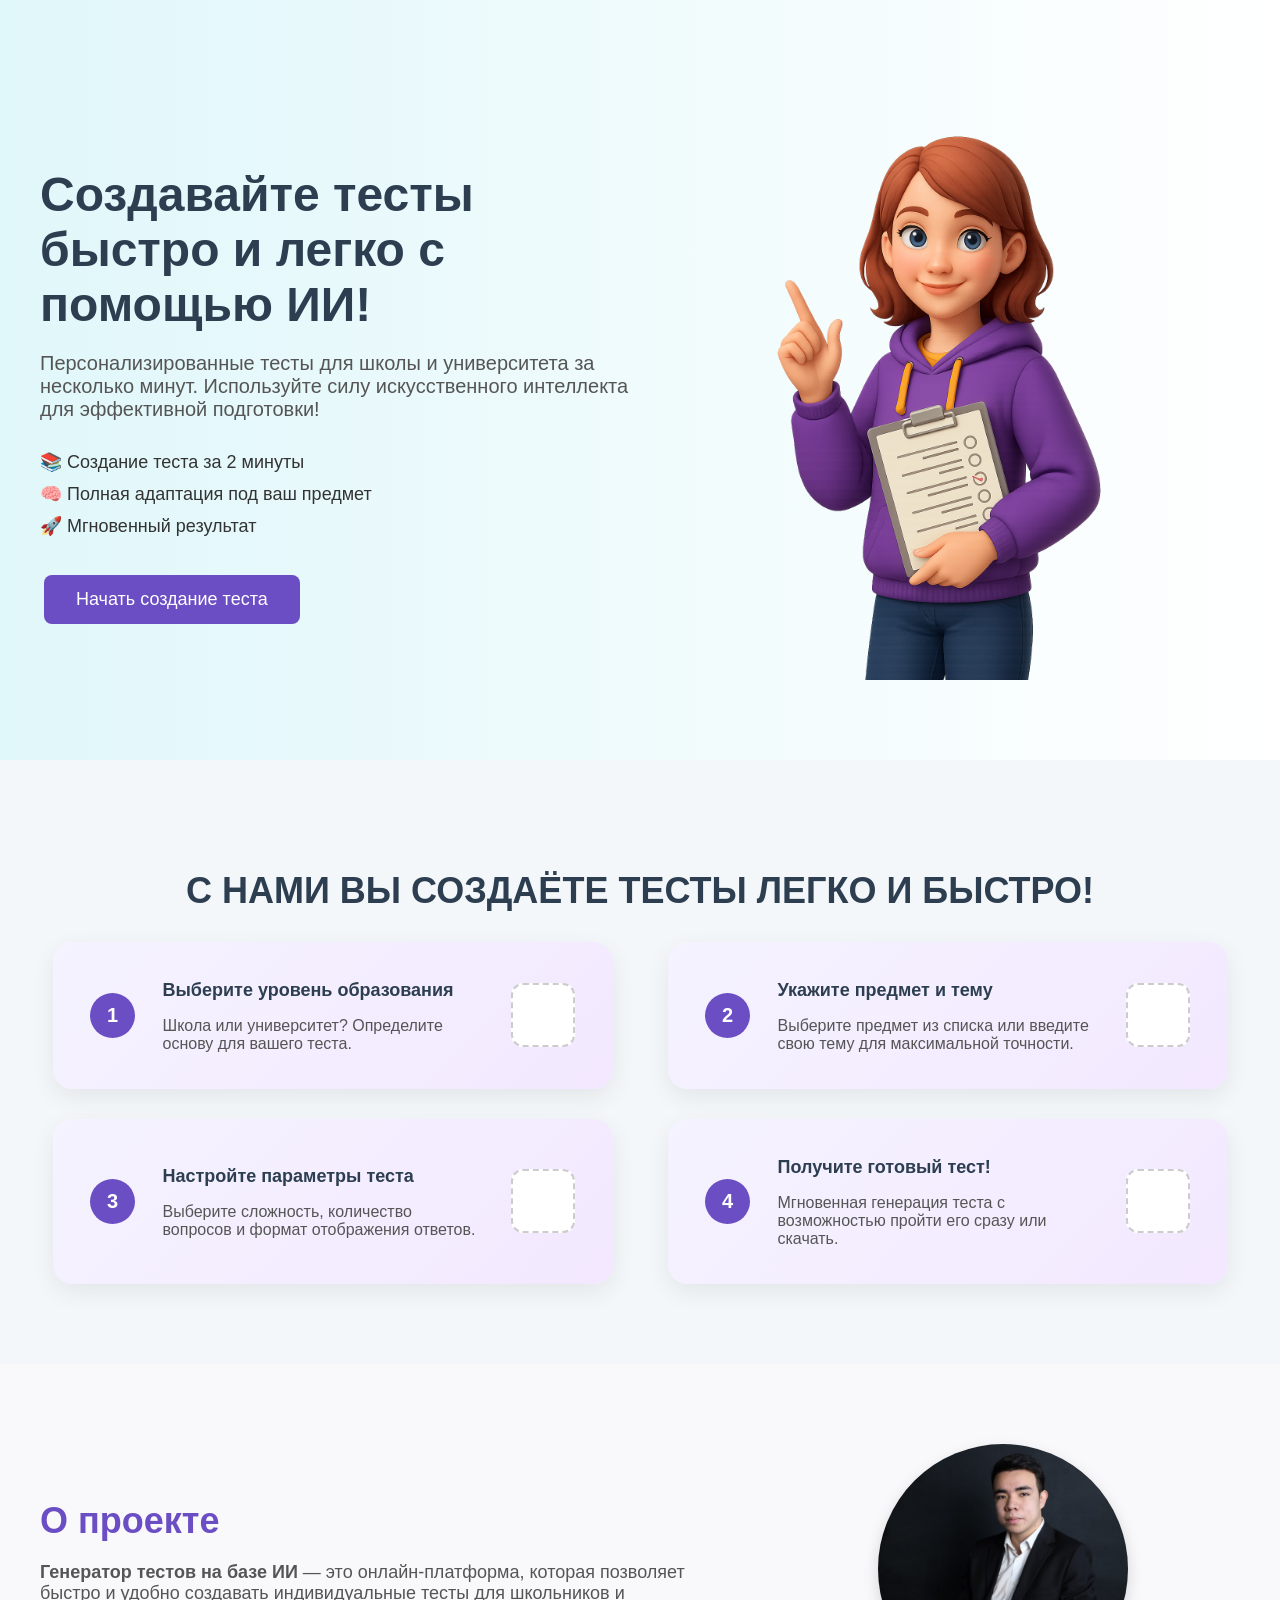
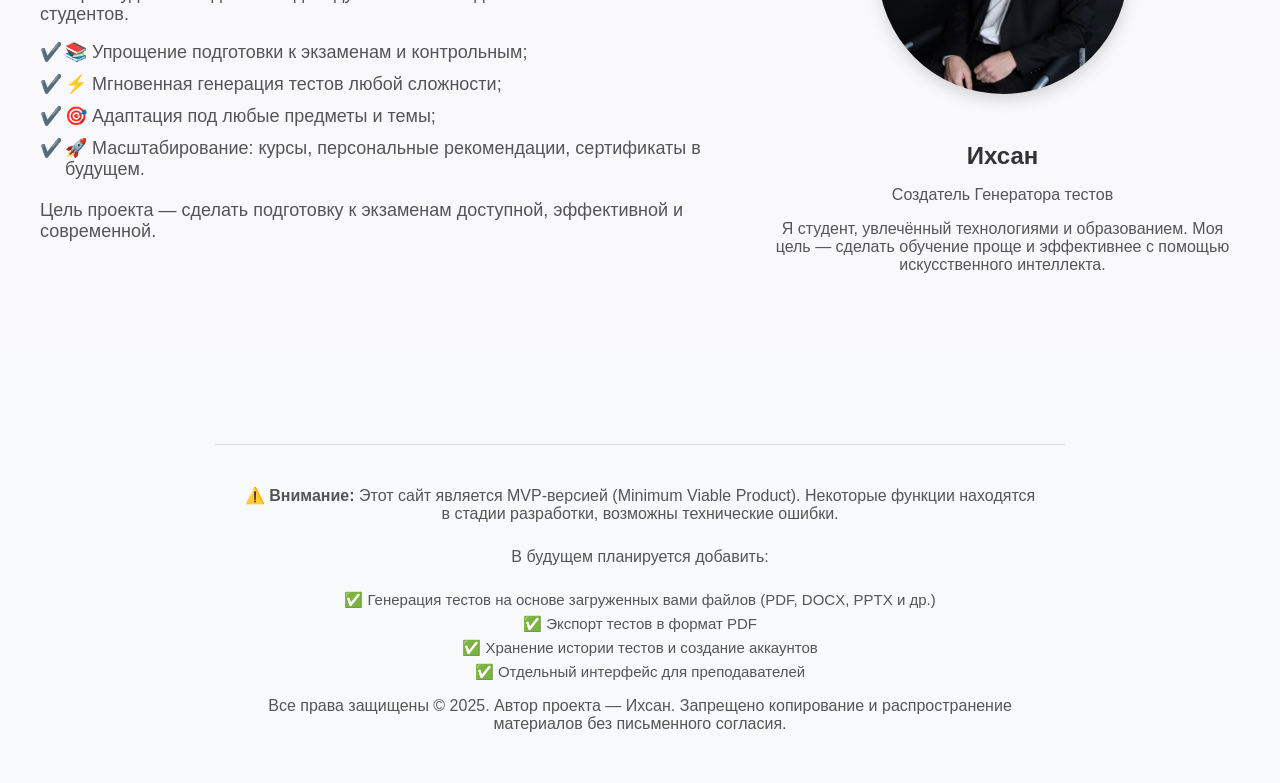
<file: templates/index.html>
<!DOCTYPE html>
<html lang="ru">
<head>
  <meta charset="UTF-8">
  <title>Генератор тестов</title>
  <link rel="stylesheet" href="/static/style.css">
</head>

<body>

  <!-- Hero Section (главная красивая обложка) -->
  <section id="hero-section">
    <div class="hero-container">
      <div class="hero-text">
        <h1>Создавайте тесты быстро и легко с помощью ИИ!</h1>
        <p>Персонализированные тесты для школы и университета за несколько минут. Используйте силу искусственного интеллекта для эффективной подготовки!</p>
        <ul class="hero-features">
          <li>📚 Создание теста за 2 минуты</li>
          <li>🧠 Полная адаптация под ваш предмет</li>
          <li>🚀 Мгновенный результат</li>
        </ul>
        <button onclick="scrollToSettings()">Начать создание теста</button>
      </div>
      <div class="hero-image">
        <img src="/static/images/Девушка.png" alt="Девушка генератор тестов">
      </div>
    </div>
  </section>

  <!-- Блок Как работает Генератор тестов -->
  <section id="how-it-works">
    <div class="works-container">
      <h2>С НАМИ ВЫ СОЗДАЁТЕ ТЕСТЫ ЛЕГКО И БЫСТРО!</h2>

      <div class="works-grid">
        <div class="works-card">
          <div class="card-left"><div class="number-badge">1</div></div>
          <div class="card-center">
            <h3>Выберите уровень образования</h3>
            <p>Школа или университет? Определите основу для вашего теста.</p>
          </div>
          <div class="card-right"><div class="icon-placeholder"></div></div>
        </div>

        <div class="works-card">
          <div class="card-left"><div class="number-badge">2</div></div>
          <div class="card-center">
            <h3>Укажите предмет и тему</h3>
            <p>Выберите предмет из списка или введите свою тему для максимальной точности.</p>
          </div>
          <div class="card-right"><div class="icon-placeholder"></div></div>
        </div>

        <div class="works-card">
          <div class="card-left"><div class="number-badge">3</div></div>
          <div class="card-center">
            <h3>Настройте параметры теста</h3>
            <p>Выберите сложность, количество вопросов и формат отображения ответов.</p>
          </div>
          <div class="card-right"><div class="icon-placeholder"></div></div>
        </div>

        <div class="works-card">
          <div class="card-left"><div class="number-badge">4</div></div>
          <div class="card-center">
            <h3>Получите готовый тест!</h3>
            <p>Мгновенная генерация теста с возможностью пройти его сразу или скачать.</p>
          </div>
          <div class="card-right"><div class="icon-placeholder"></div></div>
        </div>
      </div>
    </div>
  </section>

  <!-- Блок О проекте и Обо мне -->
  <section id="about-project">
    <div class="about-container">
      <div class="about-text">
        <h2>О проекте</h2>
        <p><strong>Генератор тестов на базе ИИ</strong> — это онлайн-платформа, которая позволяет быстро и удобно создавать индивидуальные тесты для школьников и студентов.</p>
        <ul>
          <li>📚 Упрощение подготовки к экзаменам и контрольным;</li>
          <li>⚡ Мгновенная генерация тестов любой сложности;</li>
          <li>🎯 Адаптация под любые предметы и темы;</li>
          <li>🚀 Масштабирование: курсы, персональные рекомендации, сертификаты в будущем.</li>
        </ul>
        <p>Цель проекта — сделать подготовку к экзаменам доступной, эффективной и современной.</p>
      </div>

      <div class="about-author">
        <img src="/static/images/Ihsan.jpg" alt="Фото Ихсана" class="author-photo">
        <h3>Ихсан</h3>
        <p>Создатель Генератора тестов</p>
        <p>Я студент, увлечённый технологиями и образованием. Моя цель — сделать обучение проще и эффективнее с помощью искусственного интеллекта.</p>
      </div>
    </div>
  </section>

  <!-- Блок главной страницы -->
  <div id="home-page" style="display:none;">
    <h1>Добро пожаловать в Генератор тестов!</h1>
    <p>Этот сервис поможет вам создать уникальные тесты на основе выбранных предметов и тем, используя искусственный интеллект.</p>
    <button onclick="goToSettings()">Начать</button>
  </div>

  <!-- Блок настроек теста -->
  <div id="settings-page" style="display:none;">
    <h2>Настройки теста</h2>

    <!-- Шаги настройки -->
    <div id="step-education">
      <h3>Шаг 1: Выберите уровень образования</h3>
      <button onclick="selectEducation('school')">Школа</button>
      <button onclick="selectEducation('university')">Университет</button>
    </div>

    <div id="step-subject" style="display:none;">
      <h3 id="subject-label">Шаг 2: Выберите предмет или специальность</h3>
      <div id="subject-options"></div>
      <input type="text" id="custom-subject" placeholder="Или введите свой предмет">
      <button onclick="confirmSubject()">Продолжить</button>
      <button onclick="goBackToEducation()">Назад</button>
    </div>

    <div id="step-topic" style="display:none;">
      <h3>Шаг 3: Выберите тему или введите свою</h3>
      <div id="theme-options"></div>
      <input type="text" id="topic" placeholder="Введите свою тему">
      <button onclick="confirmTopic()">Продолжить</button>
      <button onclick="goBackToSubject()">Назад</button>
    </div>

    <div id="step-settings" style="display:none;">
      <h3>Шаг 4: Настройте параметры теста</h3>
      <label for="difficulty">Сложность теста:</label><br>
      <select id="difficulty">
        <option value="easy">Легкий</option>
        <option value="medium">Средний</option>
        <option value="hard">Сложный</option>
      </select><br><br>

      <label for="question-count">Количество вопросов:</label><br>
      <select id="question-count">
        <option value="10">10</option>
        <option value="20">20</option>
        <option value="30">30</option>
        <option value="40">40</option>
      </select><br><br>

      <label for="answer-options">Возможные варианты:</label><br>
      <select id="answer-options">
        <option value="5">5</option>
        <option value="6">6</option>
        <option value="7">7</option>
      </select><br><br>

      <label for="show-answers">Когда показывать правильные ответы:</label><br>
      <select id="show-answers">
        <option value="immediate">Сразу после вопроса</option>
        <option value="after-test">После теста</option>
      </select><br><br>

      <button onclick="generateTest()">Создать тест</button>
      <button onclick="goBackToTopic()">Назад</button>
    </div>
  </div>

  <!-- Блок прохождения теста -->
  <div id="test-page" style="display:none;">
    <h2>Ваш тест</h2>
    <div id="test-container"></div>
    <button onclick="submitTest()">Завершить тест</button>
  </div>

  <!-- Блок результатов -->
  <div id="result-page" style="display:none;">
    <h2>Результаты теста</h2>
    <p id="score"></p>
    <button onclick="restart()">Создать новый тест</button>
  </div>

  <script src="/static/app.js" defer></script>
  <script>
    function goBackToEducation() {
      document.getElementById('step-subject').style.display = 'none';
      document.getElementById('step-education').style.display = 'block';
    }

    function goBackToSubject() {
      document.getElementById('step-topic').style.display = 'none';
      document.getElementById('step-subject').style.display = 'block';
    }

    function goBackToTopic() {
      document.getElementById('step-settings').style.display = 'none';
      document.getElementById('step-topic').style.display = 'block';
    }
  </script>

<!-- Дисклеймер -->
<footer style="background-color:#f8f9fa; padding: 25px; text-align: center; font-size: 14px; color: #666; border-top: 1px solid #ddd;">
  <p><strong>⚠️ Внимание:</strong> Этот сайт является MVP-версией (Minimum Viable Product). Некоторые функции находятся в стадии разработки, возможны технические ошибки.</p>

  <p>В будущем планируется добавить:</p>
  <ul style="list-style: none; padding: 0; margin: 10px 0;">
    <li>✅ Генерация тестов на основе загруженных вами файлов (PDF, DOCX, PPTX и др.)</li>
    <li>✅ Экспорт тестов в формат PDF</li>
    <li>✅ Хранение истории тестов и создание аккаунтов</li>
    <li>✅ Отдельный интерфейс для преподавателей</li>
  </ul>

  <p>Все права защищены © 2025. Автор проекта — Ихсан. Запрещено копирование и распространение материалов без письменного согласия.</p>
</footer>


</body>
</html>
</file>
<file: static/style.css>
/* Общие настройки */
body {
    font-family: 'Arial', sans-serif;
    background-color: #f8f9fa;
    margin: 0;
    padding: 0;
    display: flex;
    flex-direction: column;
    align-items: center;
}

/* Hero Section */
#hero-section {
    width: 100%;
    background: linear-gradient(to right, #e0f7fa, #ffffff);
    padding: 80px 20px;
    box-sizing: border-box;
}

.hero-container {
    max-width: 1200px;
    display: flex;
    align-items: center;
    justify-content: space-between;
    flex-wrap: wrap;
    margin: 0 auto;
}

.hero-text {
    flex: 1 1 500px;
    max-width: 600px;
}

.hero-text h1 {
    font-size: 48px;
    color: #2c3e50;
    margin-bottom: 20px;
}

.hero-text p {
    font-size: 20px;
    color: #555555;
    margin-bottom: 30px;
}

.hero-features {
    list-style: none;
    padding: 0;
    margin-bottom: 30px;
}

.hero-features li {
    font-size: 18px;
    margin: 10px 0;
    color: #333333;
}

.hero-text button {
    background-color: #6b4dc4;
    color: white;
    padding: 14px 32px;
    font-size: 18px;
    border: none;
    border-radius: 8px;
    cursor: pointer;
    transition: background-color 0.3s ease;
}

.hero-text button:hover {
    background-color: #6b4dc4;
}

.hero-image {
    flex: 1 1 400px;
    display: flex;
    justify-content: center;
}

.hero-image img {
    max-width: 100%;
    height: 600px;
    object-fit: contain;
}

/* Контейнеры страниц */
#home-page, #settings-page, #test-page, #result-page {
    background-color: #ffffff;
    padding: 40px;
    margin: 40px 0;
    border-radius: 12px;
    box-shadow: 0 4px 20px rgba(0, 0, 0, 0.1);
    width: 100%;
    max-width: 700px;
    text-align: center;
}

/* Заголовки */
h1, h2, h3 {
    color: #333333;
    margin-bottom: 20px;
}

/* Обычный текст */
p, label {
    color: #555555;
    font-size: 16px;
}

/* Кнопки */
button {
    background-color: #6b4dc4;
    color: white;
    border: none;
    padding: 12px 24px;
    margin: 8px 4px;
    font-size: 16px;
    border-radius: 8px;
    cursor: pointer;
    transition: background-color 0.3s ease;
}

button:hover {
    background-color: #6b4dc4;
}

/* Кнопки выбора предмета и темы */
#subject-options, #theme-options {
    display: flex;
    flex-wrap: wrap;
    justify-content: center;
    margin-top: 15px;
}

#subject-options button, #theme-options button {
    background-color: #007BFF;
    margin: 5px;
    padding: 10px 20px;
    font-size: 14px;
    border-radius: 6px;
}

#subject-options button:hover, #theme-options button:hover {
    background-color: #0069d9;
}

/* Поля ввода и селекты */
input[type="text"], select {
    width: 90%;
    padding: 10px;
    margin: 10px 0;
    border: 1px solid #ccc;
    border-radius: 8px;
    font-size: 16px;
}

/* Кнопки submit отдельно */
button[type="submit"], button[type="button"] {
    margin-top: 20px;
}

/* Блок Как работает генератор тестов (обновленный красивый дизайн) */
#how-it-works {
    width: 100%;
    padding: 80px 20px;
    background-color: #f4f7fa;
    box-sizing: border-box;
}

.works-container {
    max-width: 1200px;
    margin: 0 auto;
    text-align: center;
}

.works-container h2 {
    font-size: 36px;
    color: #2c3e50;
    margin-bottom: 30px;
}

.works-description {
    font-size: 18px;
    color: #555555;
    margin-bottom: 50px;
}

.works-grid {
    display: grid;
    grid-template-columns: 1fr 1fr;
    gap: 30px;
    justify-items: center;
}

.works-card {
    display: flex;
    align-items: center;
    background: linear-gradient(135deg, #f5f3ff, #f3e8ff);
    border-radius: 20px;
    box-shadow: 0 8px 25px rgba(0, 0, 0, 0.07);
    padding: 20px 30px;
    width: 100%;
    max-width: 500px;
    transition: transform 0.3s ease;
}

.works-card:hover {
    transform: translateY(-5px);
}

.card-left {
    flex: 0 0 60px;
    display: flex;
    justify-content: center;
    align-items: center;
}

.number-badge {
    width: 45px;
    height: 45px;
    background-color: #6b4dc4;
    color: white;
    font-weight: bold;
    font-size: 20px;
    border-radius: 50%;
    display: flex;
    justify-content: center;
    align-items: center;
}

.card-center {
    flex: 1;
    padding: 0 20px;
    text-align: left;
}

.card-center h3 {
    font-size: 18px;
    color: #2c3e50;
    margin-bottom: 8px;
}

.card-center p {
    font-size: 16px;
    color: #555555;
}

.card-right {
    flex: 0 0 80px;
    display: flex;
    justify-content: center;
    align-items: center;
}

.icon-placeholder {
    width: 60px;
    height: 60px;
    background-color: white;
    border: 2px dashed #ccc;
    border-radius: 12px;
}

/* Адаптивность */
@media (max-width: 768px) {
    .hero-container {
        flex-direction: column;
        align-items: center;
        text-align: center;
    }

    .hero-text h1 {
        font-size: 32px;
    }

    .hero-text p {
        font-size: 18px;
    }

    .hero-text button {
        width: 90%;
        margin-top: 20px;
    }

    .hero-image {
        margin-top: 20px;
    }

    .works-grid {
        grid-template-columns: 1fr;
    }

    .works-card {
        max-width: 90%;
    }
}

/* Блок О проекте и Обо мне */
#about-project {
    width: 100%;
    padding: 80px 20px;
    background-color: #f9f9fc;
    box-sizing: border-box;
}

.about-container {
    max-width: 1200px;
    margin: 0 auto;
    display: flex;
    align-items: center;
    justify-content: space-between;
    flex-wrap: wrap;
    gap: 50px;
}

.about-text {
    flex: 1 1 600px;
    text-align: left;
}

.about-text h2 {
    font-size: 36px;
    color: #6b4dc4;
    margin-bottom: 20px;
}

.about-text p {
    font-size: 18px;
    color: #555555;
    margin-bottom: 15px;
}

.about-text ul {
    list-style: none;
    padding: 0;
    margin-bottom: 20px;
}

.about-text ul li {
    font-size: 18px;
    margin-bottom: 10px;
    color: #555;
    position: relative;
    padding-left: 25px;
}

.about-text ul li::before {
    content: "✔️";
    position: absolute;
    left: 0;
    top: 0;
}

.about-author {
    flex: 1 1 400px;
    text-align: center;
}

.author-photo {
    width: 250px;
    height: 250px;
    object-fit: cover;
    border-radius: 50%;
    box-shadow: 0 6px 15px rgba(0, 0, 0, 0.15);
    margin-bottom: 20px;
}

.about-author h3 {
    font-size: 24px;
    color: #333333;
    margin-bottom: 10px;
}

.about-author p {
    font-size: 16px;
    color: #555555;
    margin-bottom: 10px;
}

/* Адаптивность для мобильных устройств */
@media (max-width: 768px) {
    .about-container {
        flex-direction: column;
        align-items: center;
        text-align: center;
    }

    .about-text, .about-author {
        flex: 1 1 100%;
    }

    .author-photo {
        width: 200px;
        height: 200px;
    }
}


footer {
    background-color: #f4f7fa;
    padding: 60px 20px;
    text-align: center;
    font-family: 'Arial', sans-serif;
    color: #333;
    border-top: 1px solid #ddd;
    margin-top: 80px;
  }
  
  footer h3 {
    font-size: 24px;
    color: #6b4dc4;
    margin-bottom: 15px;
  }
  
  footer p {
    font-size: 16px;
    color: #555;
    margin-bottom: 25px;
    max-width: 800px;
    margin-left: auto;
    margin-right: auto;
  }
  
  footer ul {
    list-style: none;
    padding: 0;
    margin-bottom: 30px;
  }
  
  footer ul li {
    font-size: 15px;
    color: #555;
    margin: 6px 0;
  }
  
  footer small {
    display: block;
    color: #999;
    font-size: 13px;
  }
</file>
